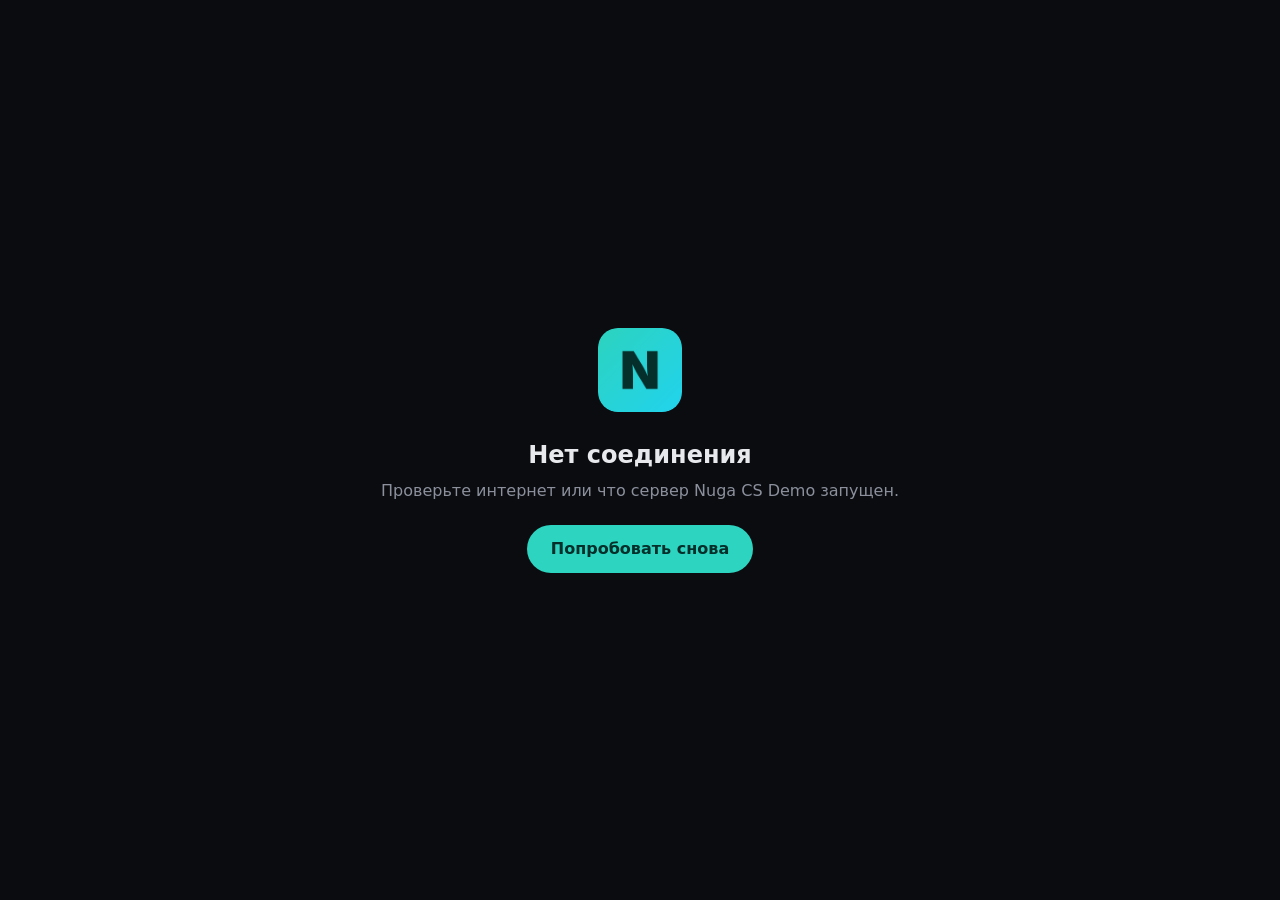
<file: static/offline.html>
<!doctype html>
<html lang="ru">
<head>
<meta charset="utf-8">
<meta name="viewport" content="width=device-width, initial-scale=1, viewport-fit=cover">
<meta name="theme-color" content="#0b0c10">
<title>Нет сети — Nuga CS Demo</title>
<style>
  body { margin: 0; min-height: 100vh; display: grid; place-items: center; background: #0b0c10; color: #e8e9ec;
         font: 16px/1.5 system-ui, -apple-system, "Segoe UI", sans-serif; text-align: center; padding: 24px; box-sizing: border-box; }
  img { width: 84px; height: 84px; border-radius: 20px; }
  h1 { font-size: 24px; margin: 18px 0 6px; }
  p { color: #8b909c; margin: 0 0 22px; }
  button { background: #2dd4bf; color: #042f2b; border: 0; border-radius: 999px; padding: 12px 24px; font: inherit; font-weight: 800; cursor: pointer; }
</style>
</head>
<body>
  <div>
    <img src="/static/icons/icon-192.png" alt="">
    <h1>Нет соединения</h1>
    <p>Проверьте интернет или что сервер Nuga CS Demo запущен.</p>
    <button onclick="location.reload()">Попробовать снова</button>
  </div>
</body>
</html>
</file>
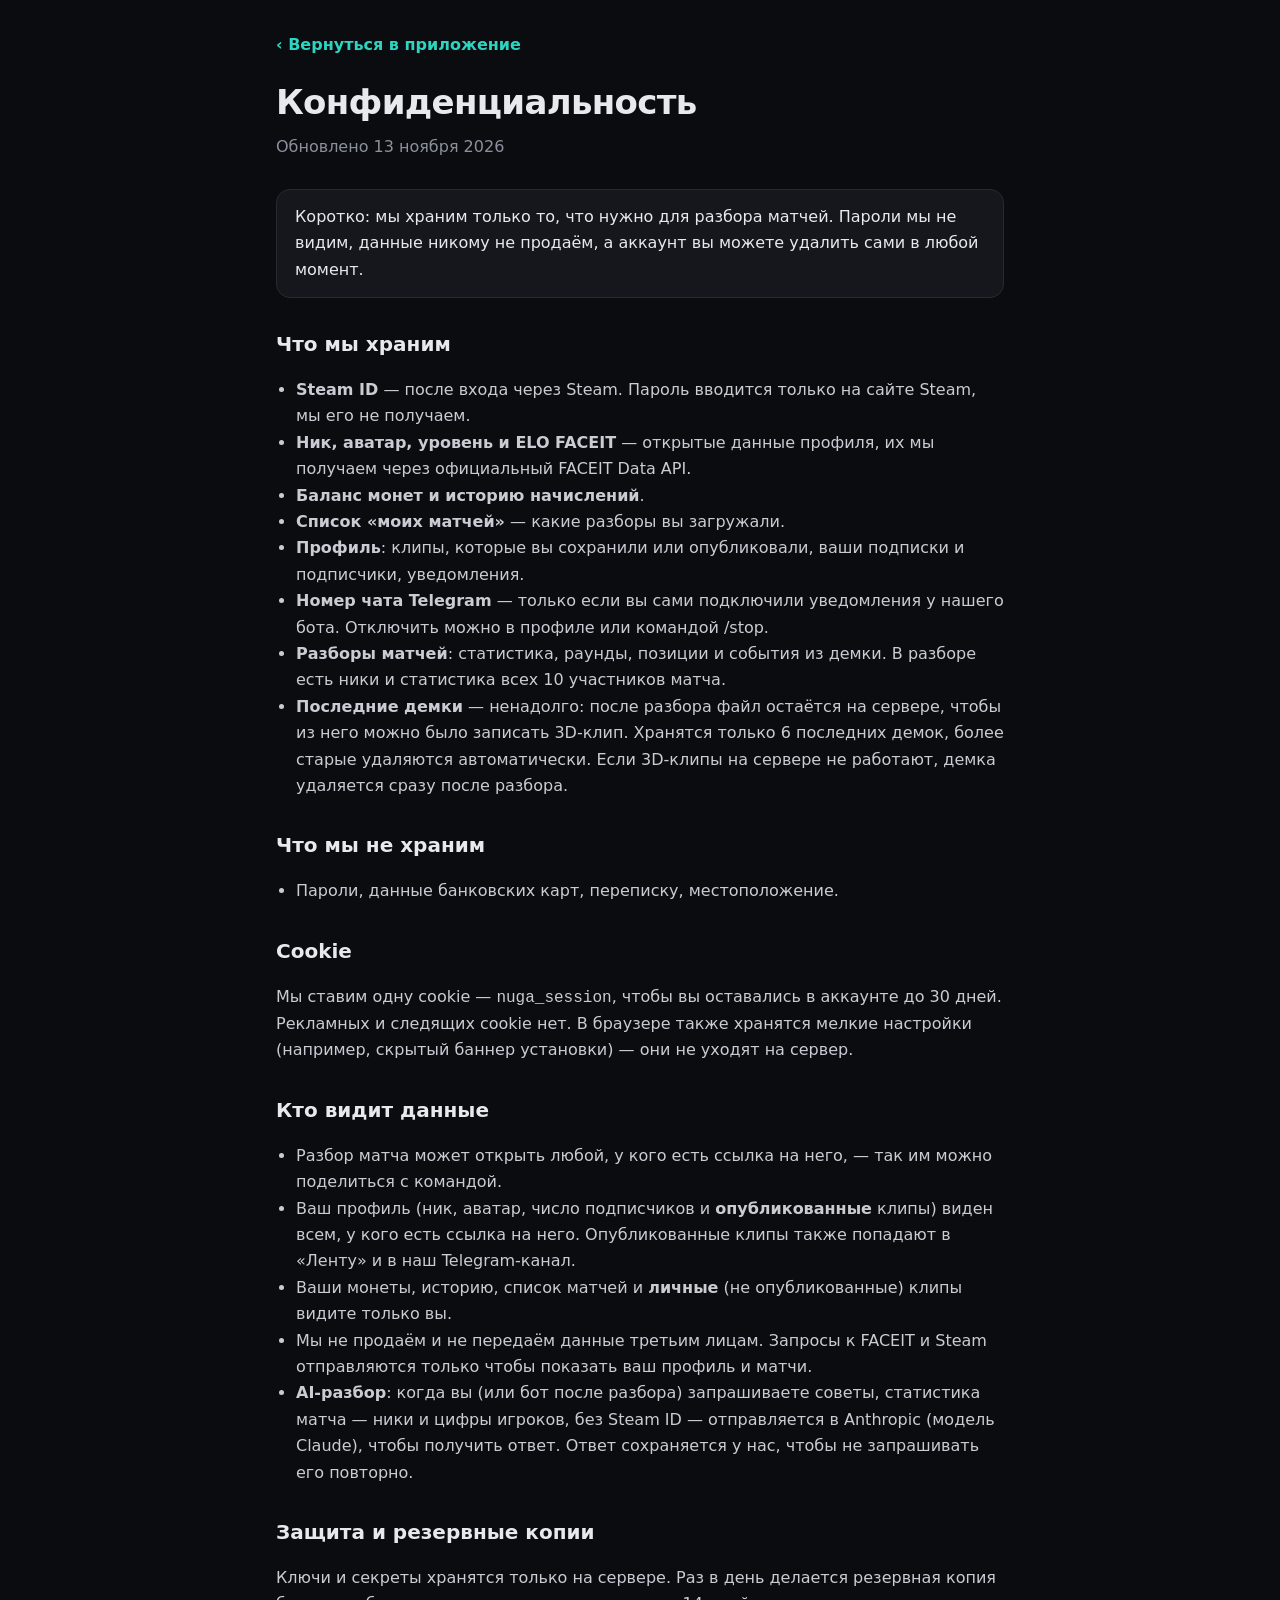
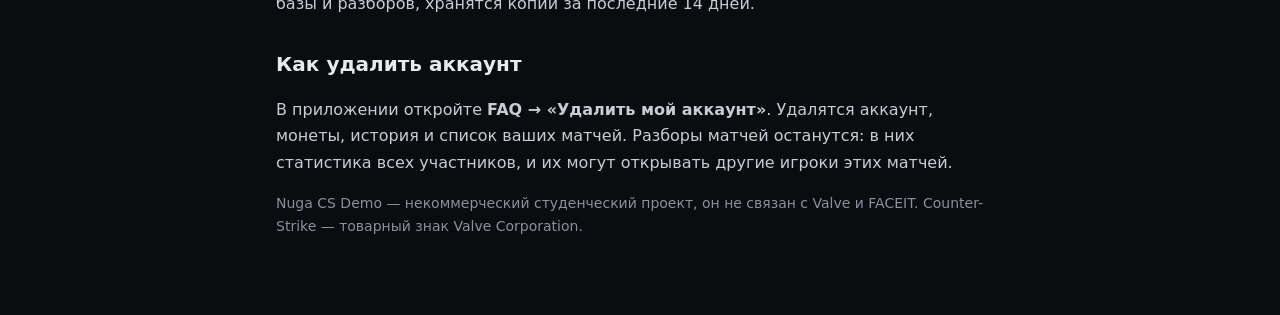
<file: static/privacy.html>
<!doctype html>
<html lang="ru">
<head>
<meta charset="utf-8">
<meta name="viewport" content="width=device-width, initial-scale=1, viewport-fit=cover">
<title>Конфиденциальность — Nuga CS Demo</title>
<meta name="theme-color" content="#0b0c10">
<link rel="icon" type="image/png" href="/static/icons/favicon-64.png">
<style>
  :root { --bg: #0b0c10; --panel: #15171d; --line: #262a33; --text: #e8e9ec; --muted: #8b909c; --accent: #2dd4bf; }
  * { box-sizing: border-box; }
  body { margin: 0; background: var(--bg); color: var(--text); font: 16px/1.65 system-ui, -apple-system, "Segoe UI", sans-serif; }
  .wrap { max-width: 760px; margin: 0 auto; padding: 32px 16px 64px; }
  a { color: var(--accent); }
  .back { text-decoration: none; font-weight: 600; }
  h1 { font-size: 34px; letter-spacing: -.02em; margin: 16px 0 4px; }
  .upd { color: var(--muted); margin-bottom: 28px; }
  h2 { font-size: 20px; margin: 30px 0 8px; }
  p, li { color: #c9ccd3; }
  ul { padding-left: 20px; }
  .box { background: var(--panel); border: 1px solid var(--line); border-radius: 14px; padding: 14px 18px; }
  .muted { color: var(--muted); font-size: 14px; }
</style>
</head>
<body>
<div class="wrap">
  <a class="back" href="/app">‹ Вернуться в приложение</a>
  <h1>Конфиденциальность</h1>
  <div class="upd">Обновлено 13 ноября 2026</div>

  <div class="box">Коротко: мы храним только то, что нужно для разбора матчей. Пароли мы не видим, данные никому не продаём,
    а аккаунт вы можете удалить сами в любой момент.</div>

  <h2>Что мы храним</h2>
  <ul>
    <li><b>Steam ID</b> — после входа через Steam. Пароль вводится только на сайте Steam, мы его не получаем.</li>
    <li><b>Ник, аватар, уровень и ELO FACEIT</b> — открытые данные профиля, их мы получаем через официальный FACEIT Data API.</li>
    <li><b>Баланс монет и историю начислений</b>.</li>
    <li><b>Список «моих матчей»</b> — какие разборы вы загружали.</li>
    <li><b>Профиль</b>: клипы, которые вы сохранили или опубликовали, ваши подписки и подписчики, уведомления.</li>
    <li><b>Номер чата Telegram</b> — только если вы сами подключили уведомления у нашего бота. Отключить можно в профиле или командой /stop.</li>
    <li><b>Разборы матчей</b>: статистика, раунды, позиции и события из демки. В разборе есть ники и статистика всех 10 участников матча.</li>
    <li><b>Последние демки</b> — ненадолго: после разбора файл остаётся на сервере, чтобы из него можно было записать 3D-клип.
      Хранятся только 6 последних демок, более старые удаляются автоматически. Если 3D-клипы на сервере не работают, демка удаляется сразу после разбора.</li>
  </ul>

  <h2>Что мы не храним</h2>
  <ul>
    <li>Пароли, данные банковских карт, переписку, местоположение.</li>
  </ul>

  <h2>Cookie</h2>
  <p>Мы ставим одну cookie — <code>nuga_session</code>, чтобы вы оставались в аккаунте до 30 дней. Рекламных и следящих cookie нет.
    В браузере также хранятся мелкие настройки (например, скрытый баннер установки) — они не уходят на сервер.</p>

  <h2>Кто видит данные</h2>
  <ul>
    <li>Разбор матча может открыть любой, у кого есть ссылка на него, — так им можно поделиться с командой.</li>
    <li>Ваш профиль (ник, аватар, число подписчиков и <b>опубликованные</b> клипы) виден всем, у кого есть ссылка на него. Опубликованные клипы также попадают в «Ленту» и в наш Telegram-канал.</li>
    <li>Ваши монеты, историю, список матчей и <b>личные</b> (не опубликованные) клипы видите только вы.</li>
    <li>Мы не продаём и не передаём данные третьим лицам. Запросы к FACEIT и Steam отправляются только чтобы показать ваш профиль и матчи.</li>
    <li><b>AI-разбор</b>: когда вы (или бот после разбора) запрашиваете советы, статистика матча — ники и цифры игроков, без Steam ID — отправляется в Anthropic (модель Claude), чтобы получить ответ. Ответ сохраняется у нас, чтобы не запрашивать его повторно.</li>
  </ul>

  <h2>Защита и резервные копии</h2>
  <p>Ключи и секреты хранятся только на сервере. Раз в день делается резервная копия базы и разборов, хранятся копии за последние 14 дней.</p>

  <h2>Как удалить аккаунт</h2>
  <p>В приложении откройте <b>FAQ → «Удалить мой аккаунт»</b>. Удалятся аккаунт, монеты, история и список ваших матчей.
    Разборы матчей останутся: в них статистика всех участников, и их могут открывать другие игроки этих матчей.</p>

  <p class="muted">Nuga CS Demo — некоммерческий студенческий проект, он не связан с Valve и FACEIT.
    Counter-Strike — товарный знак Valve Corporation.</p>
</div>
</body>
</html>
</file>
